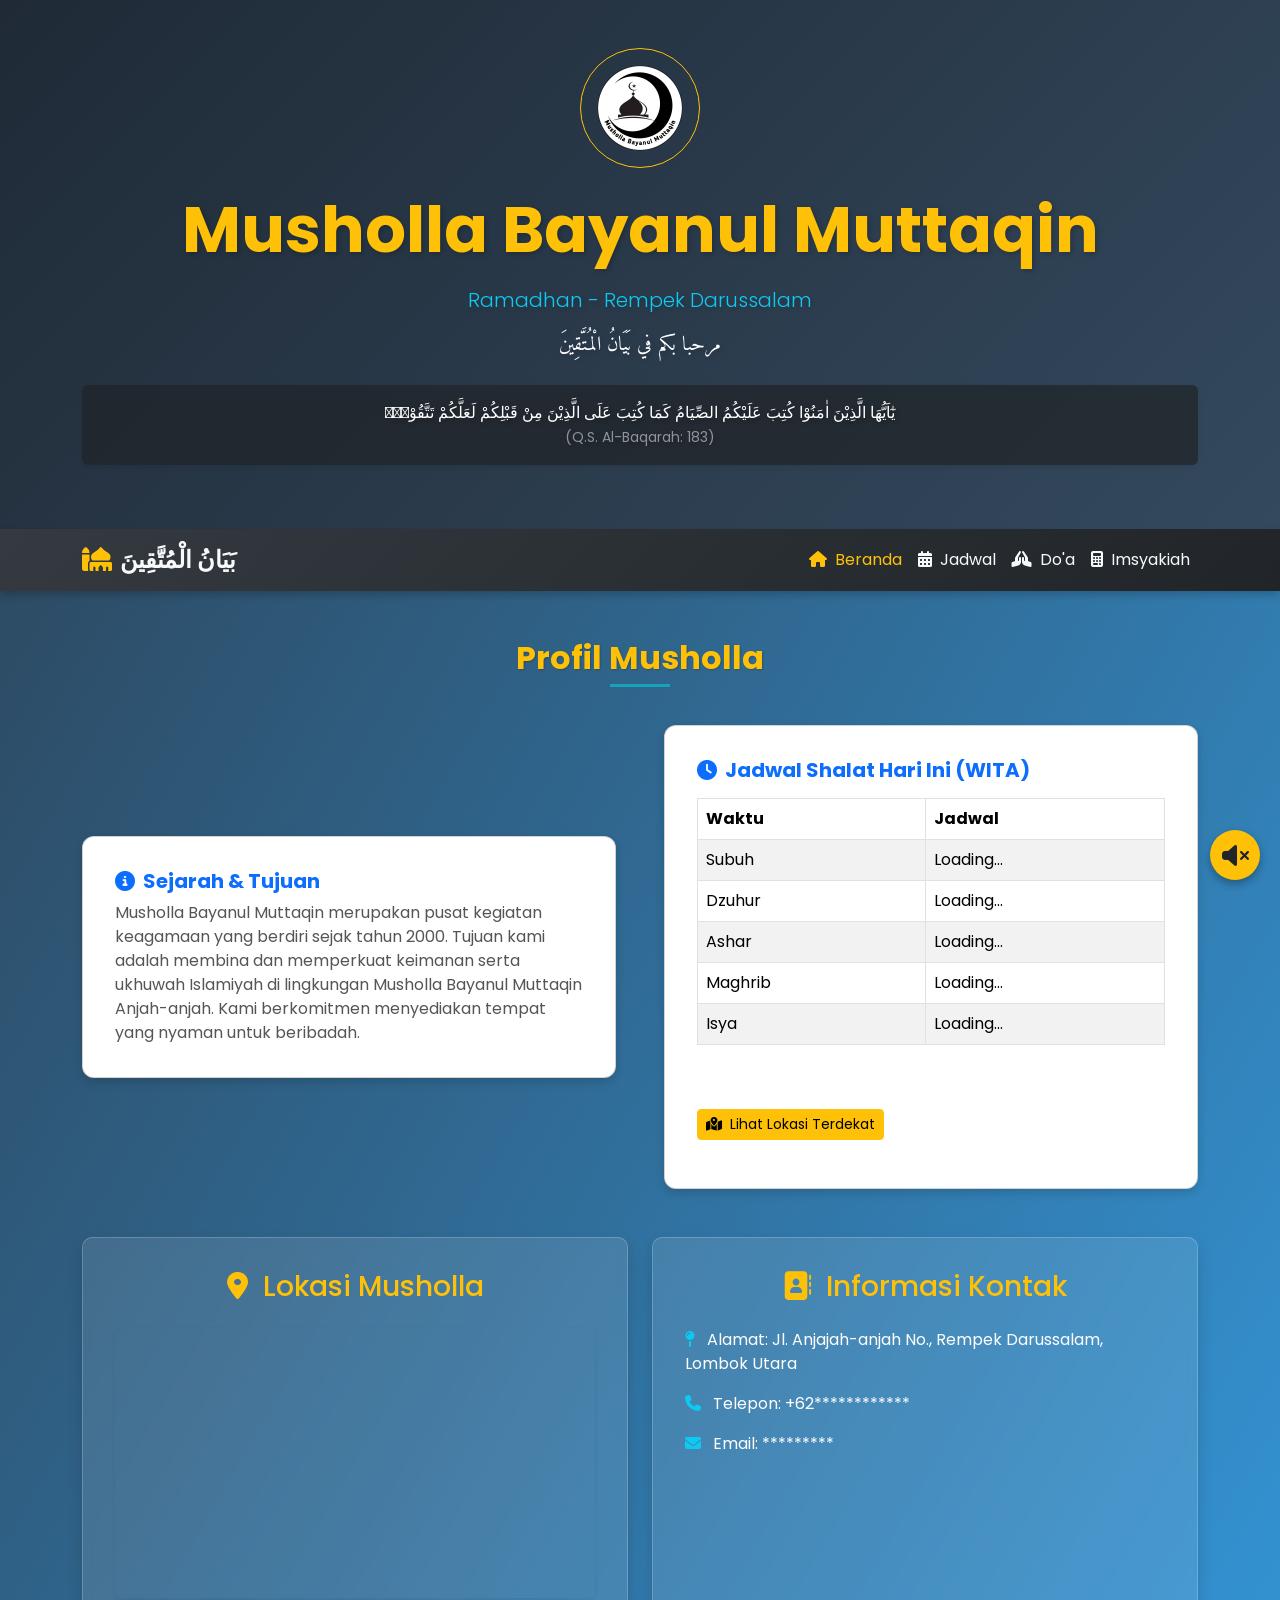
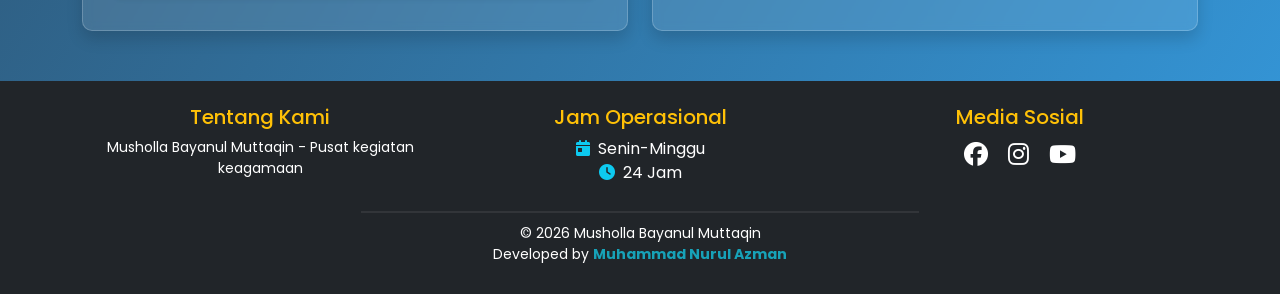
<file: index.html>
<!DOCTYPE html>
<html lang="id">

<head>
    <meta charset="UTF-8">
    <meta name="viewport" content="width=device-width, initial-scale=1.0">
    <title>Musholla Bayanul Muttaqin - Rempek Darussalam</title>
    <link rel="icon" href="Musholla.png" type="image/png">
    <link rel="stylesheet" href="https://cdn.jsdelivr.net/npm/bootstrap@5.3.0/dist/css/bootstrap.min.css">
    <link rel="stylesheet" href="https://cdnjs.cloudflare.com/ajax/libs/font-awesome/6.4.0/css/all.min.css">
    <link
        href="https://fonts.googleapis.com/css2?family=Poppins:wght@300;400;600;700&family=Amiri:wght@400;700&display=swap"
        rel="stylesheet">
    <link rel="stylesheet" href="https://unpkg.com/aos@2.3.1/dist/aos.css">

    <link rel="stylesheet" href="styles.css">

    <link rel="manifest" href="manifest.json">
    <script>
        async function fetchPrayerTimes() {
            // Mataram menggunakan waktu WITA
            const response = await fetch("https://api.aladhan.com/v1/timingsByCity?city=Mataram&country=Indonesia&method=2");
            const data = await response.json();
            const timings = data.data.timings;

            document.getElementById("subuh").innerText = timings.Fajr;
            document.getElementById("dzuhur").innerText = timings.Dhuhr;
            document.getElementById("ashar").innerText = timings.Asr;
            document.getElementById("maghrib").innerText = timings.Maghrib;
            document.getElementById("isya").innerText = timings.Isha;
        }

        document.addEventListener("DOMContentLoaded", fetchPrayerTimes);
    </script>
</head>

<body>
    <audio id="background-audio" loop>
        <source src="audio.mp3" type="audio/mpeg">
        Browser Anda tidak mendukung elemen audio.
    </audio>

    <header class="text-white text-center animated-header py-5">
        <div class="container" data-aos="fade-down" data-aos-duration="1000">
            <img src="Musholla.png" alt="Logo Musholla"
                class="animated-logo mb-4 rounded-circle border border-warning p-2"
                style="height: 120px; width: 120px; object-fit: contain;">
            <h1 class="display-3 fw-bold mb-3 text-warning">Musholla Bayanul Muttaqin</h1>
            <p class="lead text-info">Ramadhan - Rempek Darussalam</p>
            <p class="lead arabic-text" style="font-family: 'Amiri', serif;">مرحبا بكم في بَيَانُ الْمُتَّقِينَ
            </p>
            <p class="quran-verse mt-4 p-3 rounded shadow-sm bg-dark bg-opacity-75" data-aos="zoom-in">
                يٰٓاَيُّهَا الَّذِيْنَ اٰمَنُوْا كُتِبَ عَلَيْكُمُ الصِّيَامُ كَمَا كُتِبَ عَلَى
                الَّذِيْنَ مِنْ قَبْلِكُمْ لَعَلَّكُمْ تَتَّقُوْنَۙ <br><small class="text-white-50">(Q.S. Al-Baqarah:
                    183)</small></p>
        </div>
    </header>

    <nav class="navbar navbar-expand-lg navbar-dark sticky-top">
        <div class="container">
            <a class="navbar-brand" href="index.html">
                <i class="fas fa-mosque me-2 text-warning"></i>بَيَانُ الْمُتَّقِينَ
            </a>
            <button class="navbar-toggler" type="button" data-bs-toggle="collapse" data-bs-target="#navbarNav">
                <span class="navbar-toggler-icon"></span>
            </button>
            <div class="collapse navbar-collapse" id="navbarNav">
                <ul class="navbar-nav ms-auto">
                    <li class="nav-item"><a class="nav-link active" href="index.html"><i class="fas fa-home me-1"></i>
                            Beranda</a>
                    </li>
                    <li class="nav-item"><a class="nav-link" href="jadwal.html"><i class="fas fa-calendar-alt me-1"></i>
                            Jadwal</a></li>
                    <li class="nav-item"><a class="nav-link" href="amalan.html"><i
                                class="fas fa-hands-praying me-1"></i>
                            Do'a</a></li>
                    <li class="nav-item"><a class="nav-link" href="hitung.html"><i class="fas fa-calculator me-1"></i>
                            Imsyakiah</a></li>
                </ul>
            </div>
        </div>
    </nav>

    <main class="container my-5 text-dark">
        <section class="profil-section mb-5">
            <h2 class="section-title text-center mb-5" data-aos="fade-up">Profil Musholla</h2>
            <div class="row g-5 align-items-center">
                <div class="col-lg-6" data-aos="fade-right">
                    <div class="card h-100 p-3">
                        <div class="card-body">
                            <h3 class="card-title text-primary"><i class="fas fa-info-circle me-2"></i>Sejarah & Tujuan
                            </h3>
                            <p class="card-text">Musholla Bayanul Muttaqin merupakan pusat kegiatan keagamaan yang
                                berdiri
                                sejak tahun 2000. Tujuan kami adalah membina dan memperkuat keimanan serta ukhuwah
                                Islamiyah di lingkungan Musholla Bayanul Muttaqin Anjah-anjah. Kami berkomitmen menyediakan tempat yang
                                nyaman untuk beribadah.</p>
                        </div>
                    </div>
                </div>
                <div class="col-lg-6" data-aos="fade-left">
                    <div class="card h-100 p-3">
                        <div class="card-body">
                            <h3 class="card-title text-primary"><i class="fas fa-clock me-2"></i>Jadwal Shalat Hari Ini
                                (WITA)</h3>
                            <div class="table-container mt-3">
                                <table class="table table-bordered table-striped table-hover">
                                    <thead class="bg-info text-white">
                                        <tr>
                                            <th>Waktu</th>
                                            <th>Jadwal</th>
                                        </tr>
                                    </thead>
                                    <tbody>
                                        <tr>
                                            <td>Subuh</td>
                                            <td id="subuh">Loading...</td>
                                        </tr>
                                        <tr>
                                            <td>Dzuhur</td>
                                            <td id="dzuhur">Loading...</td>
                                        </tr>
                                        <tr>
                                            <td>Ashar</td>
                                            <td id="ashar">Loading...</td>
                                        </tr>
                                        <tr>
                                            <td>Maghrib</td>
                                            <td id="maghrib">Loading...</td>
                                        </tr>
                                        <tr>
                                            <td>Isya</td>
                                            <td id="isya">Loading...</td>
                                        </tr>
                                    </tbody>
                                </table>
                            </div>
                            <p class="mt-3"><a href="https://maps.app.goo.gl/kXigh5Pj6TFPNVxF8" target="_blank"
                                    class="btn btn-warning btn-sm"><i class="fas fa-map-marked-alt me-1"></i> Lihat
                                    Lokasi Terdekat</a></p>
                        </div>
                    </div>
                </div>
            </div>
        </section>

        <section class="kontak-section mb-5" id="kontak">
            <div class="row g-4">
                <div class="col-md-6" data-aos="zoom-in-right">
                    <div class="card h-100 shadow info-kontak text-white p-3">
                        <div class="card-body">
                            <h3 class="text-center mb-4 text-warning"><i class="fas fa-map-marker-alt me-2"></i> Lokasi
                                Musholla</h3>
                            <div class="ratio ratio-16x9 rounded shadow-sm">
                                <iframe
                                    src="https://www.google.com/maps/embed?pb=!1m18!1m12!1m3!1d3944.089328441489!2d116.2432829!3d-8.3335082!2m3!1f0!2f0!3f0!3m2!1i1024!2i768!4f13.1!3m3!1m2!1s0x2dcdbf5f5a5d6a5d%3A0x1234567890abcdef!2sMusholla%20Bayanul%20Muttaqin!5e0!3m2!1sid!2sid!4v1700000000000"
                                    style="border:0;" allowfullscreen="" loading="lazy" class="rounded">
                                </iframe>
                            </div>
                        </div>
                    </div>
                </div>
                <div class="col-md-6" data-aos="zoom-in-left">
                    <div class="card h-100 shadow info-kontak text-white p-3">
                        <div class="card-body">
                            <h3 class="text-center mb-4 text-warning"><i class="fas fa-address-book me-2"></i> Informasi
                                Kontak</h3>
                            <ul class="list-unstyled text-start">
                                <li class="mb-3">
                                    <i class="fas fa-map-pin me-2 text-info"></i>
                                    Alamat: Jl. Anjajah-anjah No., Rempek Darussalam, Lombok Utara
                                </li>
                                <li class="mb-3">
                                    <i class="fas fa-phone me-2 text-info"></i>
                                    Telepon: +62************
                                </li>
                                <li class="mb-3">
                                    <i class="fas fa-envelope me-2 text-info"></i>
                                    Email: *********
                                </li>
                            </ul>
                        </div>
                    </div>
                </div>
            </div>
        </section>
    </main>

    <footer class="py-4">
        <div class="container">
            <div class="row g-4">
                <div class="col-md-4">
                    <h5 class="text-warning">Tentang Kami</h5>
                    <p>Musholla Bayanul Muttaqin - Pusat kegiatan keagamaan</p>
                </div>
                <div class="col-md-4">
                    <h5 class="text-warning">Jam Operasional</h5>
                    <ul class="list-unstyled">
                        <li><i class="fas fa-calendar-day me-2 text-info"></i>Senin-Minggu</li>
                        <li><i class="fas fa-clock me-2 text-info"></i>24 Jam</li>
                    </ul>
                </div>
                <div class="col-md-4">
                    <h5 class="text-warning">Media Sosial</h5>
                    <div class="social-links">
                        <a href="#" class="text-white me-3 fs-4"><i class="fab fa-facebook"></i></a>
                        <a href="#" class="text-white me-3 fs-4"><i class="fab fa-instagram"></i></a>
                        <a href="#" class="text-white fs-4"><i class="fab fa-youtube"></i></a>
                    </div>
                </div>
            </div>
            <hr>
            <p class="text-center mb-0">© 2026 Musholla Bayanul Muttaqin
            <p class="text-center"> Developed by <strong>Muhammad Nurul
                    Azman</strong></a></p>
        </div>
    </footer>

    <div id="audio-control">
        <i class="fas fa-volume-up"></i>
    </div>

    <script src="https://cdn.jsdelivr.net/npm/bootstrap@5.3.0/dist/js/bootstrap.bundle.min.js"></script>
    <script src="https://unpkg.com/aos@2.3.1/dist/aos.js"></script>
    <script>
        AOS.init({
            duration: 1200, // Durasi animasi
            once: true // Hanya mainkan animasi sekali
        });
    </script>

    <script>
        document.addEventListener('DOMContentLoaded', function() {
            const audio = document.getElementById('background-audio');
            const control = document.getElementById('audio-control');
            const icon = control.querySelector('i');
            let isPlaying = true; // Status awal: diasumsikan bermain (ikon volume-up)

            // Coba putar audio (Akan diblokir jika browser tidak mengizinkan autoplay tanpa interaksi pengguna)
            audio.play().catch(error => {
                console.log("Autoplay diblokir:", error);
                // Jika Autoplay diblokir, set status ke PAUSED dan ganti ikon mute
                isPlaying = false;
                icon.className = 'fas fa-volume-mute';
            });

            control.addEventListener('click', function() {
                if (isPlaying) {
                    audio.pause();
                    icon.className = 'fas fa-volume-mute'; // Ganti ke ikon Mute
                    isPlaying = false;
                } else {
                    audio.play().catch(error => {
                        console.log("Gagal memutar audio setelah klik:", error);
                    });
                    icon.className = 'fas fa-volume-up'; // Ganti ke ikon Volume Up
                    isPlaying = true;
                }
            });
        });
    </script>
    
    <script src="main.js"></script>
</body>


</html>
</file>
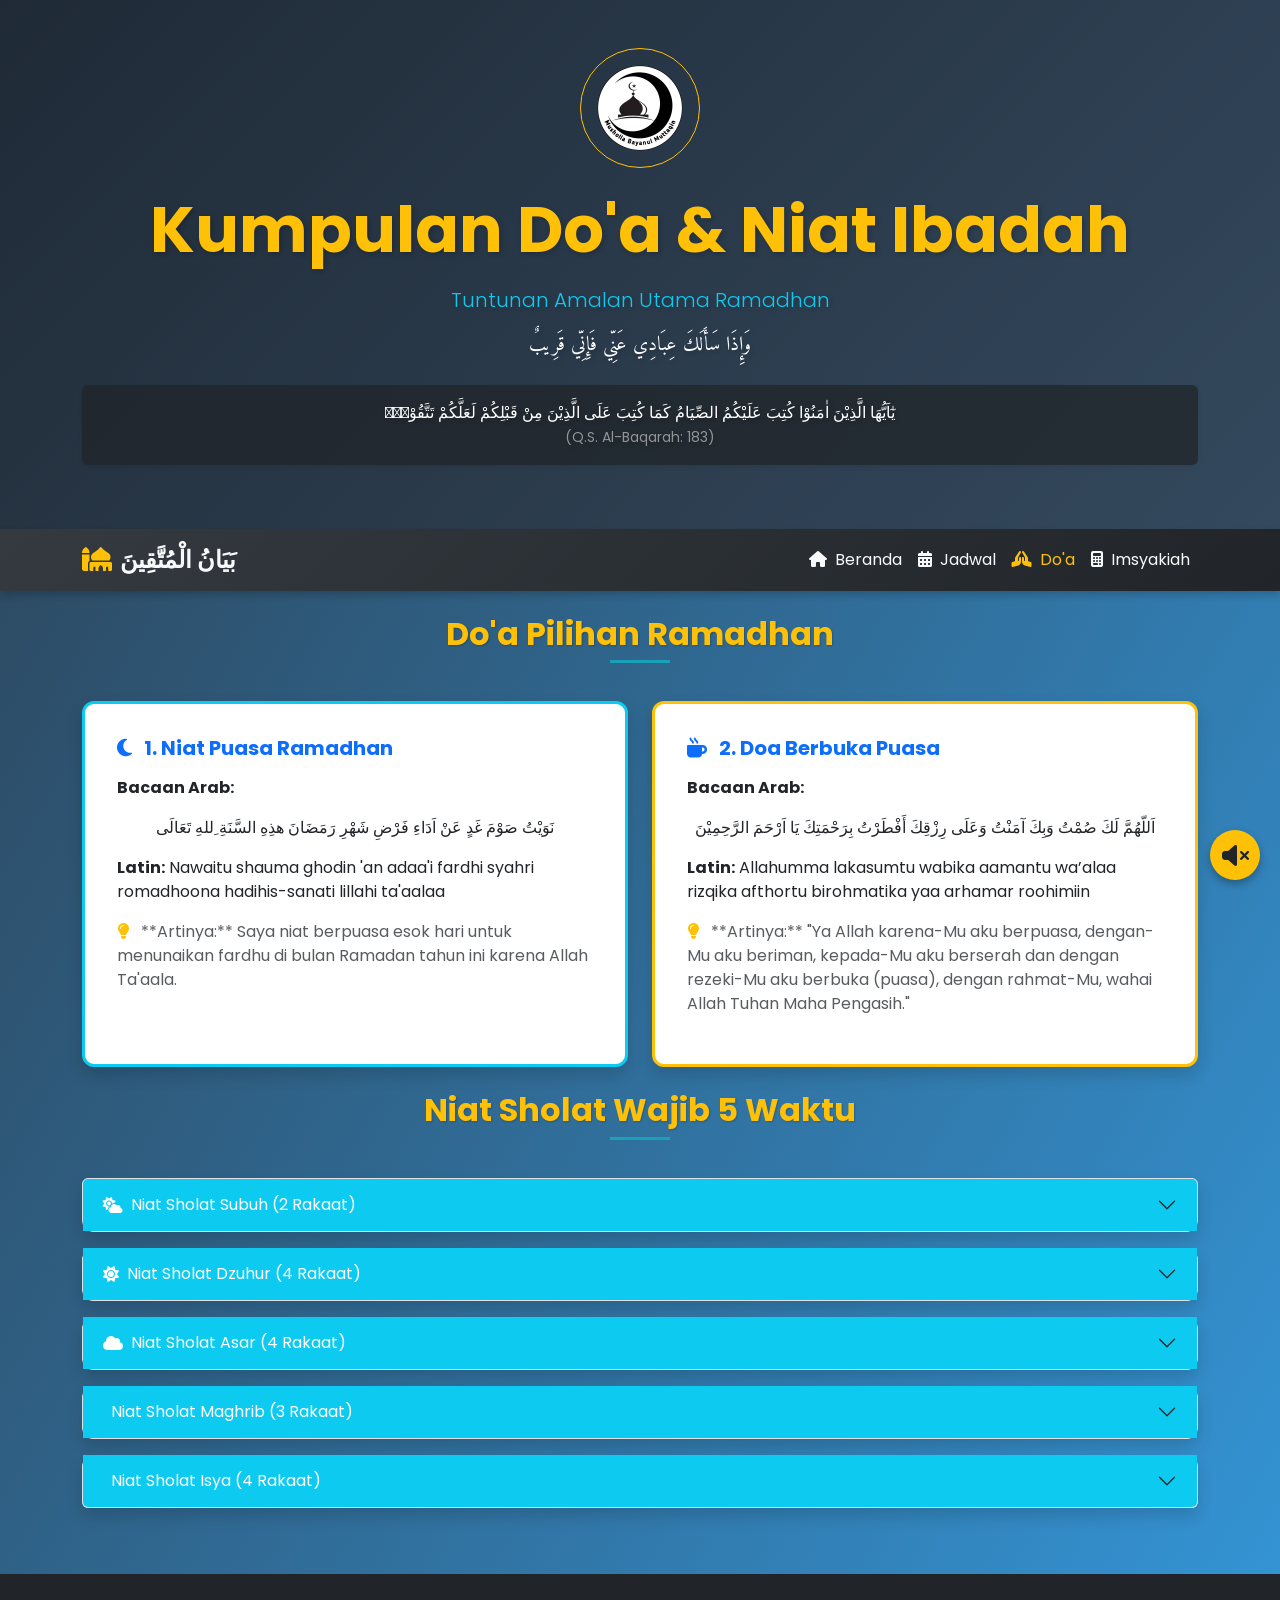
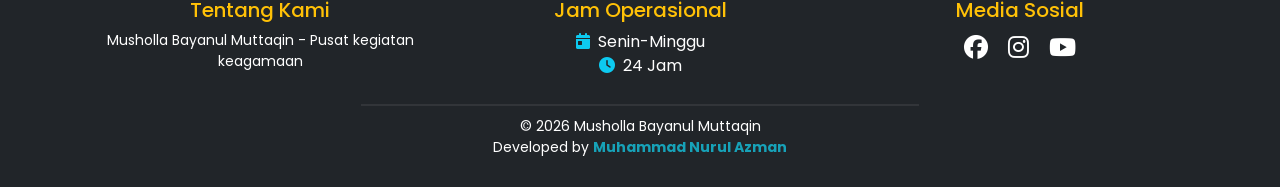
<file: amalan.html>
<!DOCTYPE html>
<html lang="id">

<head>
    <meta charset="UTF-8">
    <meta name="viewport" content="width=device-width, initial-scale=1.0">
    <title>Kumpulan Do'a Do'a - Musholla Bayanul Muttaqin</title>
    <meta name="description"
        content="Kumpulan do'a-do'a harian, niat puasa, dan niat shalat wajib untuk panduan ibadah di Musholla Bayanul Muttaqin.">
    <link rel="icon" href="Musholla.png" type="image/png">
    <link rel="stylesheet" href="https://cdn.jsdelivr.net/npm/bootstrap@5.3.0/dist/css/bootstrap.min.css">
    <link rel="stylesheet" href="https://cdnjs.cloudflare.com/ajax/libs/font-awesome/6.4.0/css/all.min.css">
    <link
        href="https://fonts.googleapis.com/css2?family=Poppins:wght@300;400;600;700&family=Amiri:wght@400;700&display=swap"
        rel="stylesheet">
    <link rel="stylesheet" href="https://unpkg.com/aos@2.3.1/dist/aos.css">

    <link rel="stylesheet" href="styles.css">
    <link rel="manifest" href="manifest.json">
</head>

<body>
    <audio id="background-audio" loop>
        <source src="audio.mp3" type="audio/mpeg">
        Browser Anda tidak mendukung elemen audio.
    </audio>

    <header class="text-white text-center animated-header py-5">
        <div class="container" data-aos="fade-down" data-aos-duration="1000">
            <img src="Musholla.png" alt="Logo Musholla"
                class="animated-logo mb-4 rounded-circle border border-warning p-2"
                style="height: 120px; width: 120px; object-fit: contain;">
            <h1 class="display-3 fw-bold mb-3 text-warning">Kumpulan Do'a & Niat Ibadah</h1>
            <p class="lead text-info">Tuntunan Amalan Utama Ramadhan</p>
            <p class="lead arabic-text" style="font-family: 'Amiri', serif;">وَإِذَا سَأَلَكَ عِبَادِي عَنِّي فَإِنِّي
                قَرِيبٌ</p>
            <p class="quran-verse mt-4 p-3 rounded shadow-sm bg-dark bg-opacity-75" data-aos="zoom-in">
                يٰٓاَيُّهَا الَّذِيْنَ اٰمَنُوْا كُتِبَ عَلَيْكُمُ الصِّيَامُ كَمَا كُتِبَ عَلَى
                الَّذِيْنَ مِنْ قَبْلِكُمْ لَعَلَّكُمْ تَتَّقُوْنَۙ
                <br><small class="text-white-50">(Q.S. Al-Baqarah: 183)</small></p>
        </div>
    </header>

    <nav class="navbar navbar-expand-lg navbar-dark sticky-top">
        <div class="container">
            <a class="navbar-brand" href="index.html">
                <i class="fas fa-mosque me-2 text-warning"></i>بَيَانُ الْمُتَّقِينَ
            </a>
            <button class="navbar-toggler" type="button" data-bs-toggle="collapse" data-bs-target="#navbarNav">
                <span class="navbar-toggler-icon"></span>
            </button>
            <div class="collapse navbar-collapse" id="navbarNav">
                <ul class="navbar-nav ms-auto">
                    <li class="nav-item"><a class="nav-link" href="index.html"><i class="fas fa-home me-1"></i>
                            Beranda</a>
                    </li>
                    <li class="nav-item"><a class="nav-link" href="jadwal.html"><i class="fas fa-calendar-alt me-1"></i>
                            Jadwal</a></li>
                    <li class="nav-item"><a class="nav-link active" href="amalan.html"><i
                                class="fas fa-hands-praying me-1"></i>
                            Do'a</a></li>
                    <li class="nav-item"><a class="nav-link" href="hitung.html"><i class="fas fa-calculator me-1"></i>
                            Imsyakiah</a></li>
                </ul>
            </div>
        </div>
    </nav>

    <main class="container my-5 text-dark">
        <div class="row g-4">

            <h2 class="section-title text-center mb-4 mt-0" data-aos="fade-up">Do'a Pilihan Ramadhan</h2>

            <div class="col-md-6" data-aos="fade-right">
                <div class="card h-100 shadow border-info border-3 p-3">
                    <div class="card-body">
                        <h4 class="card-title text-primary mb-3"><i class="fas fa-moon me-2"></i> 1. Niat Puasa Ramadhan
                        </h4>
                        <p><strong>Bacaan Arab:</strong></p>
                        <p class="arabic-text-main text-center">نَوَيْتُ صَوْمَ غَدٍ عَنْ اَدَاءِ فَرْضِ شَهْرِ رَمَضَانَ هذِهِ
                            السَّنَةِ ِللهِ تَعَالَى</p>
                        <p><strong>Latin:</strong> Nawaitu shauma ghodin 'an adaa'i fardhi syahri romadhoona hadihis-sanati
                            lillahi ta'aalaa</p>
                        <p class="text-muted"><i class="fas fa-lightbulb me-2 text-warning"></i> **Artinya:** Saya niat
                            berpuasa esok hari untuk menunaikan fardhu di bulan Ramadan
                            tahun ini karena Allah Ta'aala.</p>
                    </div>
                </div>
            </div>

            <div class="col-md-6" data-aos="fade-left">
                <div class="card h-100 shadow border-warning border-3 p-3">
                    <div class="card-body">
                        <h4 class="card-title text-primary mb-3"><i class="fas fa-mug-hot me-2"></i> 2. Doa Berbuka Puasa
                        </h4>
                        <p><strong>Bacaan Arab:</strong></p>
                        <p class="arabic-text-main text-center">اَللّهُمَّ لَكَ صُمْتُ وَبِكَ آمَنْتُ وَعَلَى رِزْقِكَ أَفْطَرْتُ
                            بِرَحْمَتِكَ يَا اَرْحَمَ الرَّحِمِيْنَ</p>
                        <p><strong>Latin:</strong> Allahumma lakasumtu wabika aamantu wa’alaa rizqika afthortu birohmatika
                            yaa arhamar roohimiin</p>
                        <p class="text-muted"><i class="fas fa-lightbulb me-2 text-warning"></i> **Artinya:** "Ya Allah
                            karena-Mu aku berpuasa, dengan-Mu aku beriman, kepada-Mu aku
                            berserah dan dengan rezeki-Mu aku berbuka (puasa), dengan rahmat-Mu, wahai Allah Tuhan Maha
                            Pengasih."</p>
                    </div>
                </div>
            </div>

            <div class="col-12 mt-4">
                <h2 class="section-title text-center mb-4" data-aos="fade-up">Niat Sholat Wajib 5 Waktu</h2>
            </div>

            <div class="col-12" data-aos="fade-up" data-aos-delay="200">
                <div class="accordion" id="niatSholatAccordion">

                    <div class="accordion-item card shadow mb-3">
                        <h2 class="accordion-header" id="headingSubuh">
                            <button class="accordion-button collapsed bg-info text-white" type="button"
                                data-bs-toggle="collapse" data-bs-target="#collapseSubuh">
                                <i class="fas fa-cloud-sun me-2"></i> Niat Sholat Subuh (2 Rakaat)
                            </button>
                        </h2>
                        <div id="collapseSubuh" class="accordion-collapse collapse" data-bs-parent="#niatSholatAccordion">
                            <div class="accordion-body bg-light text-dark">
                                <p class="mb-1"><strong>Bacaan Arab:</strong></p>
                                <p class="arabic-text-accordion text-center text-primary fw-bold">أُصَلِّي فَرْضَ الصُّبْحِ
                                    رَكْعَتَيْنِ مُسْتَقْبِلَ الْقِبْلَةِ
                                    أَدَاءً مَأْمُوْمًا إِمَامًا لِلَّهِ تَعَالَى</p>
                                <p class="mb-1"><strong>Latin:</strong> Ushalli fardhash shubhi rak'ātaini mustaqbilal
                                    qiblati ada-an (ma'mûman/imâman) lillâhi ta'ālā.</p>
                                <p class="text-muted"><i class="fas fa-check-circle me-2 text-success"></i> **Artinya:**
                                    "Aku menyengaja shalat fardhu subuh dua rakaat menghadap kiblat
                                    (menjadi makmum/imam) karena Allah Ta'ala."</p>
                            </div>
                        </div>
                    </div>

                    <div class="accordion-item card shadow mb-3">
                        <h2 class="accordion-header" id="headingDzuhur">
                            <button class="accordion-button collapsed bg-info text-white" type="button"
                                data-bs-toggle="collapse" data-bs-target="#collapseDzuhur">
                                <i class="fas fa-sun me-2"></i> Niat Sholat Dzuhur (4 Rakaat)
                            </button>
                        </h2>
                        <div id="collapseDzuhur" class="accordion-collapse collapse"
                            data-bs-parent="#niatSholatAccordion">
                            <div class="accordion-body bg-light text-dark">
                                <p class="mb-1"><strong>Bacaan Arab:</strong></p>
                                <p class="arabic-text-accordion text-center text-primary fw-bold">أُصَلِّي فَرْضَ الظَّهْرِ
                                    أَرْبَعَ رَكَعَاتِ مُسْتَقْبِلَ
                                    الْقِبْلَةِ أَدَاءً (مَأْمُوْمًا/إِمَامًا) لِلَّهِ تَعَالَى</p>
                                <p class="mb-1"><strong>Latin:</strong> Ushalli fardhazh zhuhri arba'a raka'âtim mustaqbilal
                                    qiblati adâ-an (ma'mûman/imâman) lillâhi ta'âlâ.</p>
                                <p class="text-muted"><i class="fas fa-check-circle me-2 text-success"></i> **Artinya:**
                                    "Aku menyengaja shalat fardhu dzuhur empat rakaat menghadap kiblat
                                    (menjadi makmum/imam) karena Allah Ta'ala."</p>
                            </div>
                        </div>
                    </div>

                    <div class="accordion-item card shadow mb-3">
                        <h2 class="accordion-header" id="headingAsar">
                            <button class="accordion-button collapsed bg-info text-white" type="button"
                                data-bs-toggle="collapse" data-bs-target="#collapseAsar">
                                <i class="fas fa-cloud me-2"></i> Niat Sholat Asar (4 Rakaat)
                            </button>
                        </h2>
                        <div id="collapseAsar" class="accordion-collapse collapse" data-bs-parent="#niatSholatAccordion">
                            <div class="accordion-body bg-light text-dark">
                                <p class="mb-1"><strong>Bacaan Arab:</strong></p>
                                <p class="arabic-text-accordion text-center text-primary fw-bold">أصلي فرضَ الْعَصْرِ أَرْبَعَ
                                    رَكَعَاتِ مُسْتَقْبَلَ الْقَبْلَةِ
                                    أَدَاءً (مَأْمُوْمًا/ إِمَامًا) اللَّهِ تَعَالَى</p>
                                <p class="mb-1"><strong>Latin:</strong> Ushaili fardhal 'ashri arba'a raka'atim mustaqbilal
                                    qiblati ada-an (ma'müman/imåman) lillahi ta älä</p>
                                <p class="text-muted"><i class="fas fa-check-circle me-2 text-success"></i> **Artinya:**
                                    "Aku menyengaja shalat fardhu asar empat rakaat menghadap kiblat
                                    (menjadi makmum/imam) karena Allah Ta'ala."</p>
                            </div>
                        </div>
                    </div>

                    <div class="accordion-item card shadow mb-3">
                        <h2 class="accordion-header" id="headingMaghrib">
                            <button class="accordion-button collapsed bg-info text-white" type="button"
                                data-bs-toggle="collapse" data-bs-target="#collapseMaghrib">
                                <i class="fas fa-sunset me-2"></i> Niat Sholat Maghrib (3 Rakaat)
                            </button>
                        </h2>
                        <div id="collapseMaghrib" class="accordion-collapse collapse"
                            data-bs-parent="#niatSholatAccordion">
                            <div class="accordion-body bg-light text-dark">
                                <p class="mb-1"><strong>Bacaan Arab:</strong></p>
                                <p class="arabic-text-accordion text-center text-primary fw-bold">أُصَلِّي فَرضَ الْمغرِب
                                    ثَلَاثَ رَكَعَاتِ مُسْتَقْبِلُ الْقَبْلَةِ
                                    أَدَاهُ (مَأْمُوْمًا/ إِمَامًا) اللَّهُ تَعَالَى</p>
                                <p class="mb-1"><strong>Latin:</strong> Ushali fardhal maghribi tsalātsa raka'atim
                                    mustaqbilal giblati ada-an (ma'müman/imåman) lillahi ta älä</p>
                                <p class="text-muted"><i class="fas fa-check-circle me-2 text-success"></i> **Artinya:**
                                    "Aku menyengaja shalat fardhu maghrib tiga rakaat menghadap kiblat
                                    (menjadi makmum/imam) karena Allah Ta'ala."</p>
                            </div>
                        </div>
                    </div>

                    <div class="accordion-item card shadow mb-3">
                        <h2 class="accordion-header" id="headingIsya">
                            <button class="accordion-button collapsed bg-info text-white" type="button"
                                data-bs-toggle="collapse" data-bs-target="#collapseIsya">
                                <i class="fas fa-stars me-2"></i> Niat Sholat Isya (4 Rakaat)
                            </button>
                        </h2>
                        <div id="collapseIsya" class="accordion-collapse collapse" data-bs-parent="#niatSholatAccordion">
                            <div class="accordion-body bg-light text-dark">
                                <p class="mb-1"><strong>Bacaan Arab:</strong></p>
                                <p class="arabic-text-accordion text-center text-primary fw-bold">أُصَلِّي فَرْضَ الْعِشَاءِ
                                    أَرْبَعَ رَكَعَاتٍ مُسْتَقْبِلَ
                                    الْقِبْلَةِ أَدَاءً (مَأْمُوْمًا إِمَامًا لِلَّهِ تَعَالَى)</p>
                                <p class="mb-1"><strong>Latin:</strong> Ushalli fardhal 'isya-i arba'a raka'âtim mustaqbilal
                                    qiblati ada-an (ma'můman/imaman) lillāhi ta'ala.</p>
                                <p class="text-muted"><i class="fas fa-check-circle me-2 text-success"></i> **Artinya:**
                                    "Aku menyengaja shalat fardhu isya empat rakaat menghadap kiblat
                                    (menjadi makmum/imam) karena Allah Ta'ala."</p>
                            </div>
                        </div>
                    </div>

                </div>
            </div>

        </div>
    </main>

    <footer class="py-4">
        <div class="container">
            <div class="row g-4">
                <div class="col-md-4">
                    <h5 class="text-warning">Tentang Kami</h5>
                    <p>Musholla Bayanul Muttaqin - Pusat kegiatan keagamaan</p>
                </div>
                <div class="col-md-4">
                    <h5 class="text-warning">Jam Operasional</h5>
                    <ul class="list-unstyled">
                        <li><i class="fas fa-calendar-day me-2 text-info"></i>Senin-Minggu</li>
                        <li><i class="fas fa-clock me-2 text-info"></i>24 Jam</li>
                    </ul>
                </div>
                <div class="col-md-4">
                    <h5 class="text-warning">Media Sosial</h5>
                    <div class="social-links">
                        <a href="#" class="text-white me-3 fs-4"><i class="fab fa-facebook"></i></a>
                        <a href="#" class="text-white me-3 fs-4"><i class="fab fa-instagram"></i></a>
                        <a href="#" class="text-white fs-4"><i class="fab fa-youtube"></i></a>
                    </div>
                </div>
            </div>
            <hr>
           <p class="text-center mb-0">© 2026 Musholla Bayanul Muttaqin
           <p class="text-center"> Developed by <strong>Muhammad Nurul
                    Azman</strong></a></p>
        </div>
    </footer>

    <div id="audio-control">
        <i class="fas fa-volume-up"></i>
    </div>

    <script src="https://cdn.jsdelivr.net/npm/bootstrap@5.3.0/dist/js/bootstrap.bundle.min.js"></script>
    <script src="https://unpkg.com/aos@2.3.1/dist/aos.js"></script>
    <script>
        AOS.init({
            duration: 1200,
            once: true
        });
    </script>
    <script>
        document.addEventListener('DOMContentLoaded', function () {
            const audio = document.getElementById('background-audio');
            const control = document.getElementById('audio-control');
            const icon = control.querySelector('i');
            let isPlaying = true; // Status awal: diasumsikan bermain (ikon volume-up)

            // Coba putar audio. Browser modern sering memblokir autoplay,
            // jadi kita akan menganggapnya mute jika gagal.
            audio.play().catch(error => {
                console.log("Autoplay diblokir:", error);
                isPlaying = false;
                icon.className = 'fas fa-volume-mute';
            });

            control.addEventListener('click', function () {
                if (isPlaying) {
                    audio.pause();
                    icon.className = 'fas fa-volume-mute'; // Ganti ke ikon Mute
                    isPlaying = false;
                } else {
                    // Agar fungsi play() bekerja, harus dipanggil setelah ada interaksi user (click)
                    audio.play().catch(error => {
                        console.log("Gagal memutar audio setelah klik:", error);
                    });
                    icon.className = 'fas fa-volume-up'; // Ganti ke ikon Volume Up
                    isPlaying = true;
                }
            });
        });
    </script>
    <script src="main.js"></script>
</body>


</html>
</file>
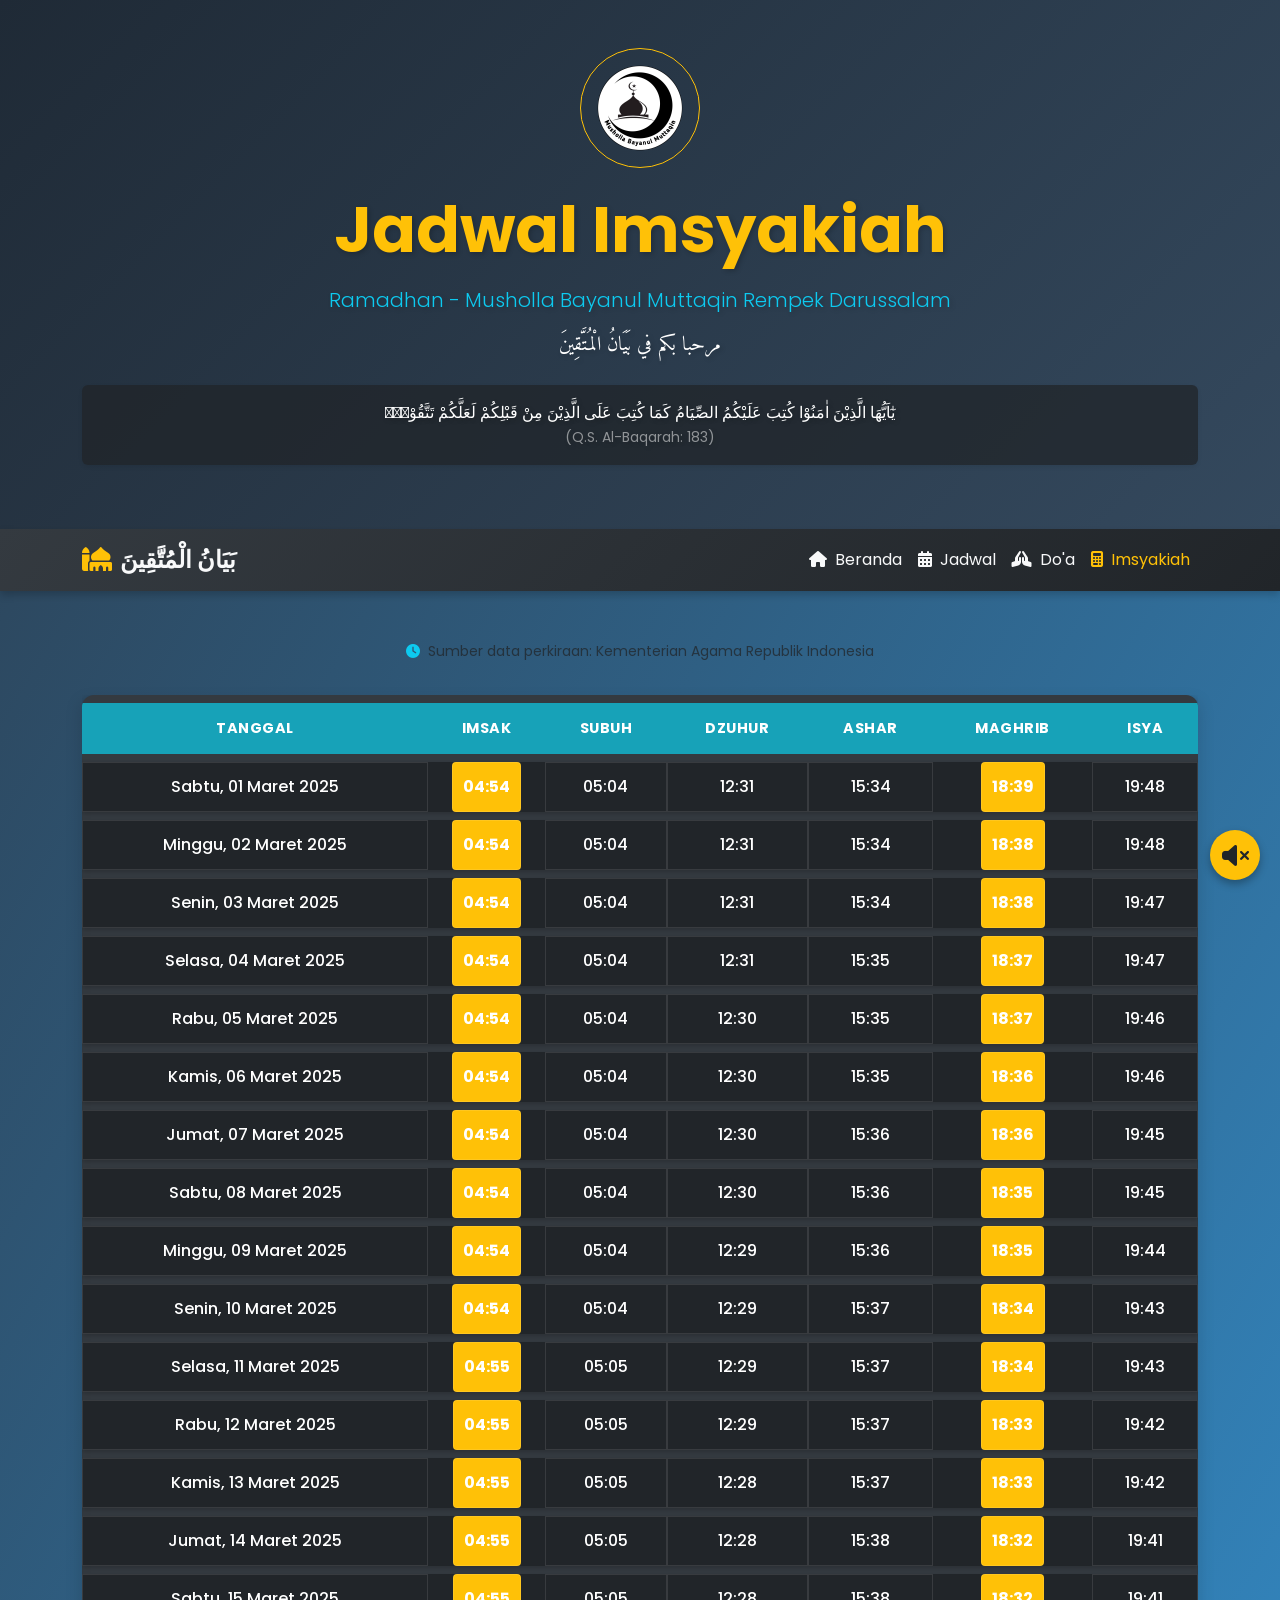
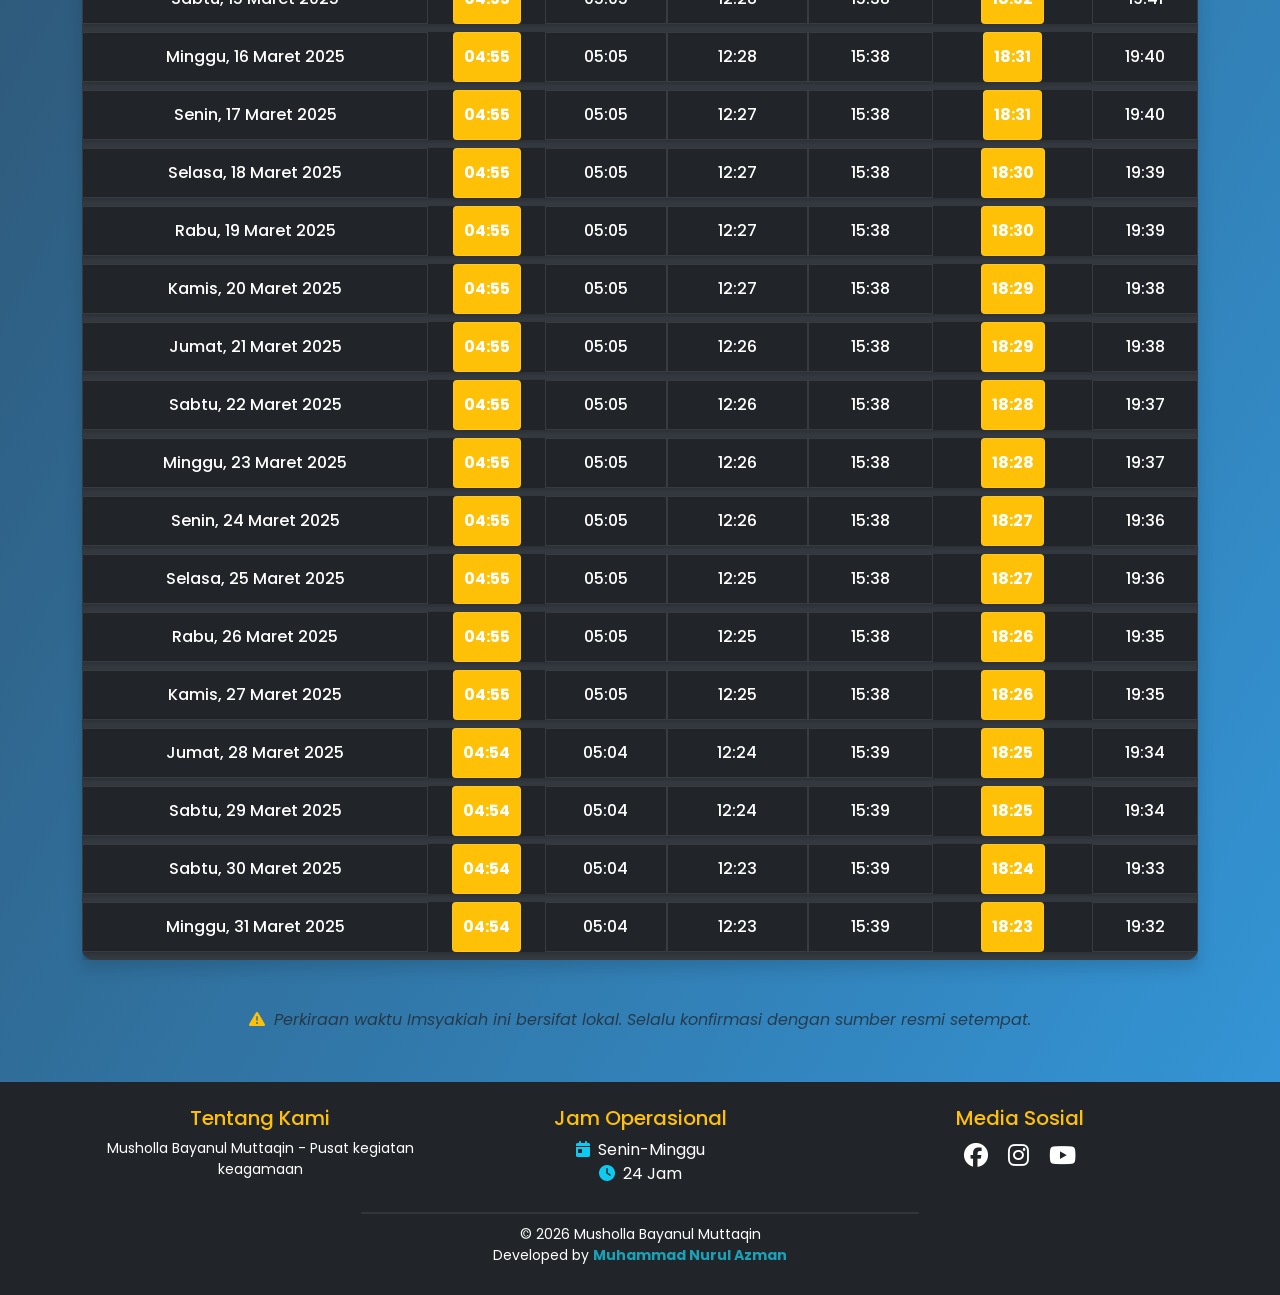
<file: hitung.html>
<!DOCTYPE html>
<html lang="id">

<head>
    <meta charset="UTF-8">
    <meta name="viewport" content="width=device-width, initial-scale=1.0">
    <title>Jadwal Imsyakiah - Musholla Bayanul Muttaqin</title>
    <meta name="description"
        content="Jadwal Imsyakiah Shalat Wajib dan Puasa Ramadhan 2025 untuk Rempek Darussalam dan sekitarnya.">
    <link rel="icon" href="Musholla.png" type="image/png">
    <link rel="stylesheet" href="https://cdn.jsdelivr.net/npm/bootstrap@5.3.0/dist/css/bootstrap.min.css">
    <link rel="stylesheet" href="https://cdnjs.cloudflare.com/ajax/libs/font-awesome/6.4.0/css/all.min.css">
    <link
        href="https://fonts.googleapis.com/css2?family=Poppins:wght@300;400;600;700&family=Amiri:wght@400;700&display=swap"
        rel="stylesheet">
    <link rel="stylesheet" href="https://unpkg.com/aos@2.3.1/dist/aos.css">

    <link rel="stylesheet" href="styles.css">
    <link rel="manifest" href="manifest.json">
</head>

<body>
    <audio id="background-audio" loop>
        <source src="audio.mp3" type="audio/mpeg">
        Browser Anda tidak mendukung elemen audio.
    </audio>

    <header class="text-white text-center animated-header py-5">
        <div class="container" data-aos="fade-down" data-aos-duration="1000">
            <img src="Musholla.png" alt="Logo Musholla"
                class="animated-logo mb-4 rounded-circle border border-warning p-2"
                style="height: 120px; width: 120px; object-fit: contain;">
            <h1 class="display-3 fw-bold mb-3 text-warning">Jadwal Imsyakiah</h1>
            <p class="lead text-info">Ramadhan - Musholla Bayanul Muttaqin Rempek Darussalam</p>
            <p class="lead arabic-text" style="font-family: 'Amiri', serif;">مرحبا بكم في بَيَانُ الْمُتَّقِينَ
            </p>
            <p class="quran-verse mt-4 p-3 rounded shadow-sm bg-dark bg-opacity-75" data-aos="zoom-in">
                يٰٓاَيُّهَا الَّذِيْنَ اٰمَنُوْا كُتِبَ عَلَيْكُمُ الصِّيَامُ كَمَا كُتِبَ عَلَى
                الَّذِيْنَ مِنْ قَبْلِكُمْ لَعَلَّكُمْ تَتَّقُوْنَۙ
                <br><small class="text-white-50">(Q.S. Al-Baqarah: 183)</small>
            </p>
        </div>
    </header>

    <nav class="navbar navbar-expand-lg navbar-dark sticky-top">
        <div class="container">
            <a class="navbar-brand" href="index.html">
                <i class="fas fa-mosque me-2 text-warning"></i>بَيَانُ الْمُتَّقِينَ
            </a>
            <button class="navbar-toggler" type="button" data-bs-toggle="collapse" data-bs-target="#navbarNav">
                <span class="navbar-toggler-icon"></span>
            </button>
            <div class="collapse navbar-collapse" id="navbarNav">
                <ul class="navbar-nav ms-auto">
                    <li class="nav-item"><a class="nav-link" href="index.html"><i class="fas fa-home me-1"></i>
                            Beranda</a>
                    </li>
                    <li class="nav-item"><a class="nav-link" href="jadwal.html"><i class="fas fa-calendar-alt me-1"></i>
                            Jadwal</a></li>
                    <li class="nav-item"><a class="nav-link" href="amalan.html"><i
                                class="fas fa-hands-praying me-1"></i>
                            Do'a</a></li>
                    <li class="nav-item"><a class="nav-link active" href="hitung.html"><i
                                class="fas fa-calculator me-1"></i>
                            Imsyakiah</a></li>
                </ul>
            </div>
        </div>
    </nav>

    <main class="container my-5 text-center">
        <p class="text-muted mb-4" data-aos="fade-up"><small><i class="fas fa-clock me-1 text-info"></i> Sumber data
                perkiraan: Kementerian Agama Republik Indonesia</small></p>

        <div class="table-container shadow" data-aos="fade-up" data-aos-delay="200">
            <table class="imsyakiah-table">
                <thead>
                    <tr>
                        <th>TANGGAL</th>
                        <th>IMSAK</th>
                        <th>SUBUH</th>
                        <th>DZUHUR</th>
                        <th>ASHAR</th>
                        <th>MAGHRIB</th>
                        <th>ISYA</th>
                    </tr>
                </thead>
                <tbody>
                    <tr>
                        <td>Sabtu, 01 Maret 2025</td>
                        <td class="imsyak-time">04:54</td>
                        <td>05:04</td>
                        <td>12:31</td>
                        <td>15:34</td>
                        <td class="maghrib-time">18:39</td>
                        <td>19:48</td>
                    </tr>
                    <tr>
                        <td>Minggu, 02 Maret 2025</td>
                        <td class="imsyak-time">04:54</td>
                        <td>05:04</td>
                        <td>12:31</td>
                        <td>15:34</td>
                        <td class="maghrib-time">18:38</td>
                        <td>19:48</td>
                    </tr>
                    <tr>
                        <td>Senin, 03 Maret 2025</td>
                        <td class="imsyak-time">04:54</td>
                        <td>05:04</td>
                        <td>12:31</td>
                        <td>15:34</td>
                        <td class="maghrib-time">18:38</td>
                        <td>19:47</td>
                    </tr>
                    <tr>
                        <td>Selasa, 04 Maret 2025</td>
                        <td class="imsyak-time">04:54</td>
                        <td>05:04</td>
                        <td>12:31</td>
                        <td>15:35</td>
                        <td class="maghrib-time">18:37</td>
                        <td>19:47</td>
                    </tr>
                    <tr>
                        <td>Rabu, 05 Maret 2025</td>
                        <td class="imsyak-time">04:54</td>
                        <td>05:04</td>
                        <td>12:30</td>
                        <td>15:35</td>
                        <td class="maghrib-time">18:37</td>
                        <td>19:46</td>
                    </tr>
                    <tr>
                        <td>Kamis, 06 Maret 2025</td>
                        <td class="imsyak-time">04:54</td>
                        <td>05:04</td>
                        <td>12:30</td>
                        <td>15:35</td>
                        <td class="maghrib-time">18:36</td>
                        <td>19:46</td>
                    </tr>
                    <tr>
                        <td>Jumat, 07 Maret 2025</td>
                        <td class="imsyak-time">04:54</td>
                        <td>05:04</td>
                        <td>12:30</td>
                        <td>15:36</td>
                        <td class="maghrib-time">18:36</td>
                        <td>19:45</td>
                    </tr>
                    <tr>
                        <td>Sabtu, 08 Maret 2025</td>
                        <td class="imsyak-time">04:54</td>
                        <td>05:04</td>
                        <td>12:30</td>
                        <td>15:36</td>
                        <td class="maghrib-time">18:35</td>
                        <td>19:45</td>
                    </tr>
                    <tr>
                        <td>Minggu, 09 Maret 2025</td>
                        <td class="imsyak-time">04:54</td>
                        <td>05:04</td>
                        <td>12:29</td>
                        <td>15:36</td>
                        <td class="maghrib-time">18:35</td>
                        <td>19:44</td>
                    </tr>
                    <tr>
                        <td>Senin, 10 Maret 2025</td>
                        <td class="imsyak-time">04:54</td>
                        <td>05:04</td>
                        <td>12:29</td>
                        <td>15:37</td>
                        <td class="maghrib-time">18:34</td>
                        <td>19:43</td>
                    </tr>
                    <tr>
                        <td>Selasa, 11 Maret 2025</td>
                        <td class="imsyak-time">04:55</td>
                        <td>05:05</td>
                        <td>12:29</td>
                        <td>15:37</td>
                        <td class="maghrib-time">18:34</td>
                        <td>19:43</td>
                    </tr>
                    <tr>
                        <td>Rabu, 12 Maret 2025</td>
                        <td class="imsyak-time">04:55</td>
                        <td>05:05</td>
                        <td>12:29</td>
                        <td>15:37</td>
                        <td class="maghrib-time">18:33</td>
                        <td>19:42</td>
                    </tr>
                    <tr>
                        <td>Kamis, 13 Maret 2025</td>
                        <td class="imsyak-time">04:55</td>
                        <td>05:05</td>
                        <td>12:28</td>
                        <td>15:37</td>
                        <td class="maghrib-time">18:33</td>
                        <td>19:42</td>
                    </tr>
                    <tr>
                        <td>Jumat, 14 Maret 2025</td>
                        <td class="imsyak-time">04:55</td>
                        <td>05:05</td>
                        <td>12:28</td>
                        <td>15:38</td>
                        <td class="maghrib-time">18:32</td>
                        <td>19:41</td>
                    </tr>
                    <tr>
                        <td>Sabtu, 15 Maret 2025</td>
                        <td class="imsyak-time">04:55</td>
                        <td>05:05</td>
                        <td>12:28</td>
                        <td>15:38</td>
                        <td class="maghrib-time">18:32</td>
                        <td>19:41</td>
                    </tr>
                    <tr>
                        <td>Minggu, 16 Maret 2025</td>
                        <td class="imsyak-time">04:55</td>
                        <td>05:05</td>
                        <td>12:28</td>
                        <td>15:38</td>
                        <td class="maghrib-time">18:31</td>
                        <td>19:40</td>
                    </tr>
                    <tr>
                        <td>Senin, 17 Maret 2025</td>
                        <td class="imsyak-time">04:55</td>
                        <td>05:05</td>
                        <td>12:27</td>
                        <td>15:38</td>
                        <td class="maghrib-time">18:31</td>
                        <td>19:40</td>
                    </tr>
                    <tr>
                        <td>Selasa, 18 Maret 2025</td>
                        <td class="imsyak-time">04:55</td>
                        <td>05:05</td>
                        <td>12:27</td>
                        <td>15:38</td>
                        <td class="maghrib-time">18:30</td>
                        <td>19:39</td>
                    </tr>
                    <tr>
                        <td>Rabu, 19 Maret 2025</td>
                        <td class="imsyak-time">04:55</td>
                        <td>05:05</td>
                        <td>12:27</td>
                        <td>15:38</td>
                        <td class="maghrib-time">18:30</td>
                        <td>19:39</td>
                    </tr>
                    <tr>
                        <td>Kamis, 20 Maret 2025</td>
                        <td class="imsyak-time">04:55</td>
                        <td>05:05</td>
                        <td>12:27</td>
                        <td>15:38</td>
                        <td class="maghrib-time">18:29</td>
                        <td>19:38</td>
                    </tr>
                    <tr>
                        <td>Jumat, 21 Maret 2025</td>
                        <td class="imsyak-time">04:55</td>
                        <td>05:05</td>
                        <td>12:26</td>
                        <td>15:38</td>
                        <td class="maghrib-time">18:29</td>
                        <td>19:38</td>
                    </tr>
                    <tr>
                        <td>Sabtu, 22 Maret 2025</td>
                        <td class="imsyak-time">04:55</td>
                        <td>05:05</td>
                        <td>12:26</td>
                        <td>15:38</td>
                        <td class="maghrib-time">18:28</td>
                        <td>19:37</td>
                    </tr>
                    <tr>
                        <td>Minggu, 23 Maret 2025</td>
                        <td class="imsyak-time">04:55</td>
                        <td>05:05</td>
                        <td>12:26</td>
                        <td>15:38</td>
                        <td class="maghrib-time">18:28</td>
                        <td>19:37</td>
                    </tr>
                    <tr>
                        <td>Senin, 24 Maret 2025</td>
                        <td class="imsyak-time">04:55</td>
                        <td>05:05</td>
                        <td>12:26</td>
                        <td>15:38</td>
                        <td class="maghrib-time">18:27</td>
                        <td>19:36</td>
                    </tr>
                    <tr>
                        <td>Selasa, 25 Maret 2025</td>
                        <td class="imsyak-time">04:55</td>
                        <td>05:05</td>
                        <td>12:25</td>
                        <td>15:38</td>
                        <td class="maghrib-time">18:27</td>
                        <td>19:36</td>
                    </tr>
                    <tr>
                        <td>Rabu, 26 Maret 2025</td>
                        <td class="imsyak-time">04:55</td>
                        <td>05:05</td>
                        <td>12:25</td>
                        <td>15:38</td>
                        <td class="maghrib-time">18:26</td>
                        <td>19:35</td>
                    </tr>
                    <tr>
                        <td>Kamis, 27 Maret 2025</td>
                        <td class="imsyak-time">04:55</td>
                        <td>05:05</td>
                        <td>12:25</td>
                        <td>15:38</td>
                        <td class="maghrib-time">18:26</td>
                        <td>19:35</td>
                    </tr>
                    <tr>
                        <td>Jumat, 28 Maret 2025</td>
                        <td class="imsyak-time">04:54</td>
                        <td>05:04</td>
                        <td>12:24</td>
                        <td>15:39</td>
                        <td class="maghrib-time">18:25</td>
                        <td>19:34</td>
                    </tr>
                    <tr>
                        <td>Sabtu, 29 Maret 2025</td>
                        <td class="imsyak-time">04:54</td>
                        <td>05:04</td>
                        <td>12:24</td>
                        <td>15:39</td>
                        <td class="maghrib-time">18:25</td>
                        <td>19:34</td>
                    </tr>
                    <tr>
                        <td>Sabtu, 30 Maret 2025</td>
                        <td class="imsyak-time">04:54</td>
                        <td>05:04</td>
                        <td>12:23</td>
                        <td>15:39</td>
                        <td class="maghrib-time">18:24</td>
                        <td>19:33</td>
                    </tr>
                    <tr>
                        <td>Minggu, 31 Maret 2025</td>
                        <td class="imsyak-time">04:54</td>
                        <td>05:04</td>
                        <td>12:23</td>
                        <td>15:39</td>
                        <td class="maghrib-time">18:23</td>
                        <td>19:32</td>
                    </tr>
                </tbody>
            </table>
        </div>
        <p class="mt-4 text-muted fst-italic" data-aos="fade-up" data-aos-delay="300"><i
                class="fas fa-exclamation-triangle me-1 text-warning"></i> Perkiraan waktu Imsyakiah ini bersifat lokal.
            Selalu konfirmasi dengan sumber resmi setempat.</p>

    </main>

    <footer class="py-4">
        <div class="container">
            <div class="row g-4">
                <div class="col-md-4">
                    <h5 class="text-warning">Tentang Kami</h5>
                    <p>Musholla Bayanul Muttaqin - Pusat kegiatan keagamaan</p>
                </div>
                <div class="col-md-4">
                    <h5 class="text-warning">Jam Operasional</h5>
                    <ul class="list-unstyled">
                        <li><i class="fas fa-calendar-day me-2 text-info"></i>Senin-Minggu</li>
                        <li><i class="fas fa-clock me-2 text-info"></i>24 Jam</li>
                    </ul>
                </div>
                <div class="col-md-4">
                    <h5 class="text-warning">Media Sosial</h5>
                    <div class="social-links">
                        <a href="#" class="text-white me-3 fs-4"><i class="fab fa-facebook"></i></a>
                        <a href="#" class="text-white me-3 fs-4"><i class="fab fa-instagram"></i></a>
                        <a href="#" class="text-white fs-4"><i class="fab fa-youtube"></i></a>
                    </div>
                </div>
            </div>
            <hr>
            <p class="text-center mb-0">© 2026 Musholla Bayanul Muttaqin
            <p class="text-center"> Developed by <strong>Muhammad Nurul
                    Azman</strong></a></p>
        </div>
    </footer>

    <div id="audio-control">
        <i class="fas fa-volume-up"></i>
    </div>

    <script src="https://cdn.jsdelivr.net/npm/bootstrap@5.3.0/dist/js/bootstrap.bundle.min.js"></script>
    <script src="https://unpkg.com/aos@2.3.1/dist/aos.js"></script>
    <script>
        AOS.init({
            duration: 1200,
            once: true
        });
    </script>

    <script>
        document.addEventListener('DOMContentLoaded', function () {
            const audio = document.getElementById('background-audio');
            const control = document.getElementById('audio-control');
            const icon = control.querySelector('i');
            let isPlaying = true; // Status awal: diasumsikan bermain (ikon volume-up)

            // Coba putar audio. Browser modern sering memblokir autoplay,
            // jadi kita akan menganggapnya mute jika gagal.
            audio.play().catch(error => {
                console.log("Autoplay diblokir:", error);
                isPlaying = false;
                icon.className = 'fas fa-volume-mute';
            });

            control.addEventListener('click', function () {
                if (isPlaying) {
                    audio.pause();
                    icon.className = 'fas fa-volume-mute'; // Ganti ke ikon Mute
                    isPlaying = false;
                } else {
                    audio.play().catch(error => {
                        console.log("Gagal memutar audio setelah klik:", error);
                    });
                    icon.className = 'fas fa-volume-up'; // Ganti ke ikon Volume Up
                    isPlaying = true;
                }
            });
        });
    </script>
    <script src="main.js"></script>
</body>


</html>
</file>
<file: styles.css>
html, body {
    overflow-x: hidden;
}
body {
    font-family: 'Poppins', sans-serif;
    /* Dihapus: text-align: center; agar main content bisa rata kiri */
    background: linear-gradient(120deg, #2c3e50, #3498db);
    
    /* Dihapus: flex-direction: center; dan align-items: center; */
    color: rgb(251, 246, 246);
}

/* Penyesuaian agar teks di Main Content terlihat di latar belakang card putih */
main.container {
    color: #333333 !important; /* Agar teks di dalam elemen non-tabel di main terlihat */
}

.animated-header {
    /* Menggunakan tema header gelap yang konsisten */
    background: linear-gradient(135deg, #1f2a36, #34495e); 
    padding: 20px;
    text-shadow: 2px 2px 5px rgba(0, 0, 0, 0.2);
    animation: fadeInDown 1s ease-in-out;
}

.animated-logo {
    animation: bounceIn 1.5s ease-in-out;
}

/* Navigasi */
.navbar {
    background: linear-gradient(135deg, #343a40, #212529);
    box-shadow: 0px 4px 8px rgba(0, 0, 0, 0.2);
}

.navbar-brand {
    font-weight: bold;
    font-size: 1.5rem;
    color: #f8f9fa !important;
    transition: transform 0.3s ease-in-out;
}

.navbar-brand:hover {
    transform: scale(1.05); /* Sedikit diperkecil hover scale agar tidak terlalu besar */
}

.navbar-nav .nav-link {
    color: #f8f9fa !important;
    transition: color 0.3s ease-in-out;
}

.navbar-nav .nav-link:hover, .navbar-nav .nav-link.active {
    color: #ffc107 !important; /* Aksen Kuning/Emas */
}

/* Card Styling */
.card {
    background: #ffffff;
    border-radius: 12px;
    box-shadow: 0px 4px 10px rgba(0, 0, 0, 0.15);
    transition: transform 0.3s ease-in-out, box-shadow 0.3s ease-in-out;
}

.card:hover {
    transform: translateY(-5px);
    box-shadow: 0px 6px 15px rgba(0, 0, 0, 0.25);
}

.card-title {
    font-size: 1.25rem;
    font-weight: bold;
}

.card-text {
    font-size: 1rem;
    color: #555;
}

/* Animasi */
@keyframes fadeInDown {
    from {
        opacity: 0;
        transform: translateY(-20px);
    }
    to {
        opacity: 1;
        transform: translateY(0);
    }
}

@keyframes bounceIn {
    from {
        transform: scale(0.5);
        opacity: 0;
    }
    to {
        transform: scale(1);
        opacity: 1;
    }
}

/* Footer Styling */
footer {
    background: #212529; /* Warna dark Bootstrap */
    color: #ffffff;
    text-align: center;
    padding: 20px 0;
    margin-top: 50px;
}

footer a {
    color: #f8f9fa; /* Warna link lebih soft */
    text-decoration: none;
    transition: color 0.3s ease-in-out;
}

footer a:hover {
    color: #ffc107; /* Warna hover kuning keemasan */
}

footer hr {
    border: 1px solid rgba(255, 255, 255, 0.3);
    width: 50%;
    margin: 10px auto;
}

footer p {
    margin-bottom: 5px;
    font-size: 14px;
}

footer strong {
    font-weight: bold;
    color: #17a2b8; /* Warna biru cerah Bootstrap */
}

/* Membungkus tabel agar bisa di-scroll di layar kecil */
.table-container {
    overflow-x: auto; /* Supaya tabel bisa di-scroll horizontal jika terlalu besar */
    margin-top: 2rem;
    margin-bottom: 3rem;
    padding: 0;
}

/* Pengaturan dasar tabel (Diganti dengan styling .imsyakiah-table) */
/* th, td, table { styling dihapus/diabaikan agar tidak menimpa imsyakiah-table } */


/* --- Penyesuaian Gaya Tabel Imsyakiah (Fokus pada Teks Putih) --- */

.imsyakiah-table {
    width: 100%;
    min-width: 650px; 
    border-collapse: separate;
    border-spacing: 0 8px; 
    background-color: #343a40; /* Latar belakang tabel utama gelap */
    border-radius: 12px;
    overflow: hidden;
    box-shadow: 0 4px 12px rgba(0, 0, 0, 0.4); 
    margin: auto;
}

.imsyakiah-table thead th {
    background-color: #17a2b8; /* Biru Info (Kepala Tabel) */
    color: white; /* Teks Putih */
    font-weight: 700;
    text-transform: uppercase;
    padding: 15px 10px;
    border: none;
    font-size: 0.9rem;
    letter-spacing: 0.5px;
}

.imsyakiah-table tbody tr {
    transition: background-color 0.3s ease, transform 0.3s ease;
    background-color: #212529; /* Latar belakang baris gelap */
    box-shadow: 0 2px 5px rgba(0, 0, 0, 0.2);
}

.imsyakiah-table tbody tr:hover {
    background-color: #495057; /* Hover dark gray */
    transform: translateY(-2px);
    box-shadow: 0 6px 15px rgba(0, 0, 0, 0.3);
}

.imsyakiah-table tbody td {
    padding: 12px 10px;
    color: white !important; /* WAJIB: Mengatur warna teks menjadi putih */
    font-weight: 500;
    vertical-align: middle;
    /* Border disesuaikan agar menyatu dengan background gelap */
    border: 1px solid rgba(255, 255, 255, 0.1); 
}

/* Highlight Imsyak dan Maghrib */
.imsyak-time, .maghrib-time {
    font-weight: 700 !important;
    color: #212529 !important; /* Teks gelap agar terlihat di latar kuning/emas */
    background-color: #ffc107; /* Kuning/Emas */
    border-radius: 4px;
    padding: 5px 8px;
    display: inline-block;
}

/* Penyesuaian untuk integrasi tema */
.section-title {
    color: #ffc107;
    text-shadow: 1px 1px 2px rgba(0,0,0,0.2);
    position: relative;
    margin-bottom: 2rem;
    font-weight: bold;
}

.section-title::after {
    content: '';
    position: absolute;
    bottom: -10px;
    left: 50%;
    transform: translateX(-50%);
    width: 60px;
    height: 3px;
    background: #17a2b8; /* Warna biru info */
}

.list-icon li {
    padding: 10px 0;
    border-bottom: 1px solid rgba(255,255,255,0.1);
    text-align: left;
    color: white; /* Memastikan teks list item putih */
}

.list-icon li i {
    color: #17a2b8; /* Ikon menggunakan warna info/biru */
}


.galeri-item {
    position: relative;
    overflow: hidden;
    border-radius: 8px;
    transition: transform 0.3s ease;
}

.galeri-item:hover {
    transform: scale(1.05);
}

.galeri-item img {
    transition: transform 0.3s ease;
}

.galeri-item:hover img {
    transform: scale(1.1);
}

.galeri-caption {
    position: absolute;
    bottom: 0;
    left: 0;
    right: 0;
    background: rgba(0,0,0,0.7);
    color: white;
    padding: 10px;
    font-size: 0.9rem;
}

.info-kontak {
    background: rgba(255,255,255,0.1); /* Biarkan latar belakang transparan gelap */
    border-radius: 10px;
    backdrop-filter: blur(5px);
    border: 1px solid rgba(255,255,255,0.2);
}

.social-media .btn {
    transition: transform 0.3s ease, opacity 0.3s ease;
}

.social-media .btn:hover {
    transform: translateY(-3px);
    opacity: 0.9;
}

/* Penyesuaian Responsif */
@media (max-width: 768px) {
    .header-gradient {
        padding: 60px 0;
    }
    
    .logo-main {
        height: 80px;
    }
    
    .section-title::after {
        width: 40px;
    }
    
    .card {
        margin: 15px 0; /* Ubah margin di layar kecil */
    }
    .arabic-text {
        font-size: 1.4rem;
    }
}

/* Penyesuaian Responsif untuk Tabel Imsyakiah */
@media (max-width: 650px) {
    .imsyakiah-table {
        min-width: 100%;
        font-size: 13px; 
    }
    
    .imsyakiah-table th, .imsyakiah-table td {
        padding: 8px 4px;
    }
}

/* --- Tambahan Styling Audio Control --- */
#audio-control {
    position: fixed;
    bottom: 20px;
    right: 20px;
    z-index: 1000;
    width: 50px;
    height: 50px;
    background-color: #ffc107; /* Warna Aksen Kuning */
    color: #212529;
    border-radius: 50%;
    display: flex;
    justify-content: center;
    align-items: center;
    cursor: pointer;
    box-shadow: 0 4px 8px rgba(0, 0, 0, 0.3);
    transition: background-color 0.3s, transform 0.3s;
}

#audio-control:hover {
    background-color: #e0a800;
    transform: scale(1.05);
}

#audio-control i {
    font-size: 24px;
}
</file>
